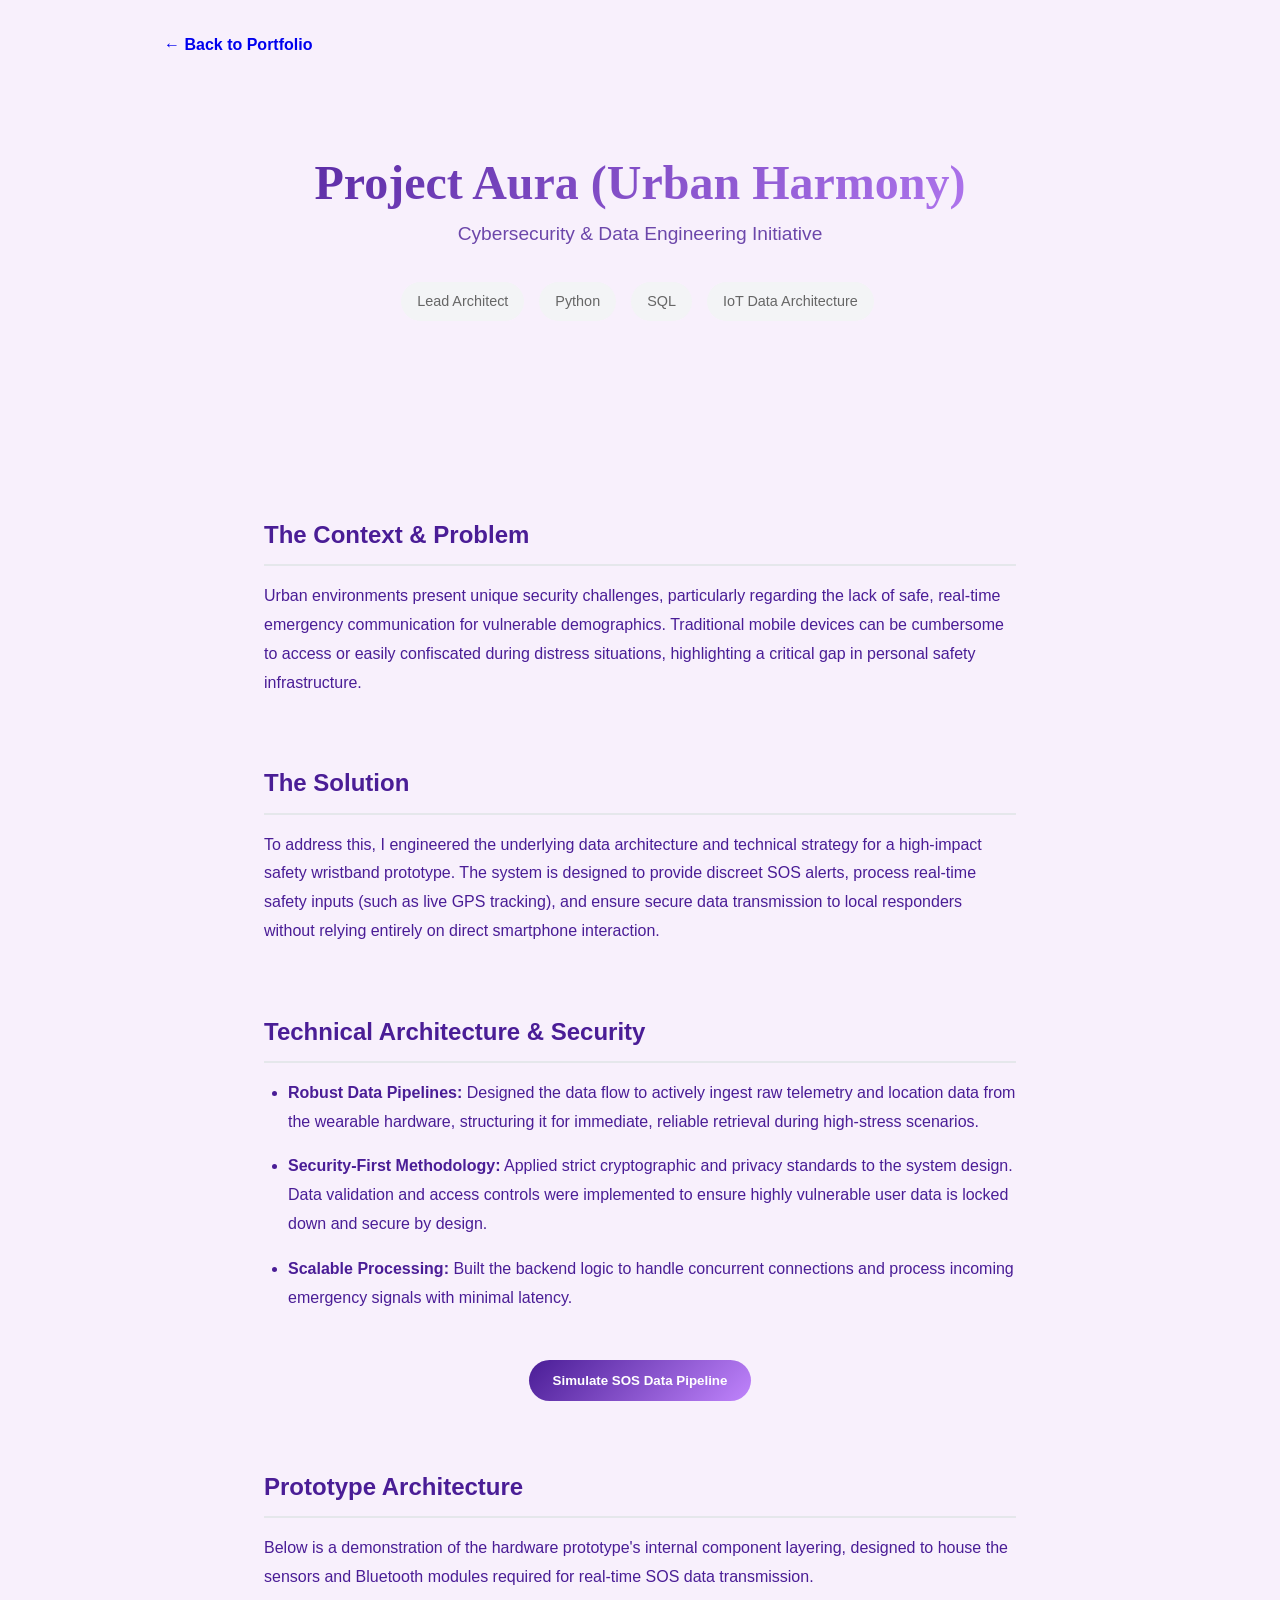
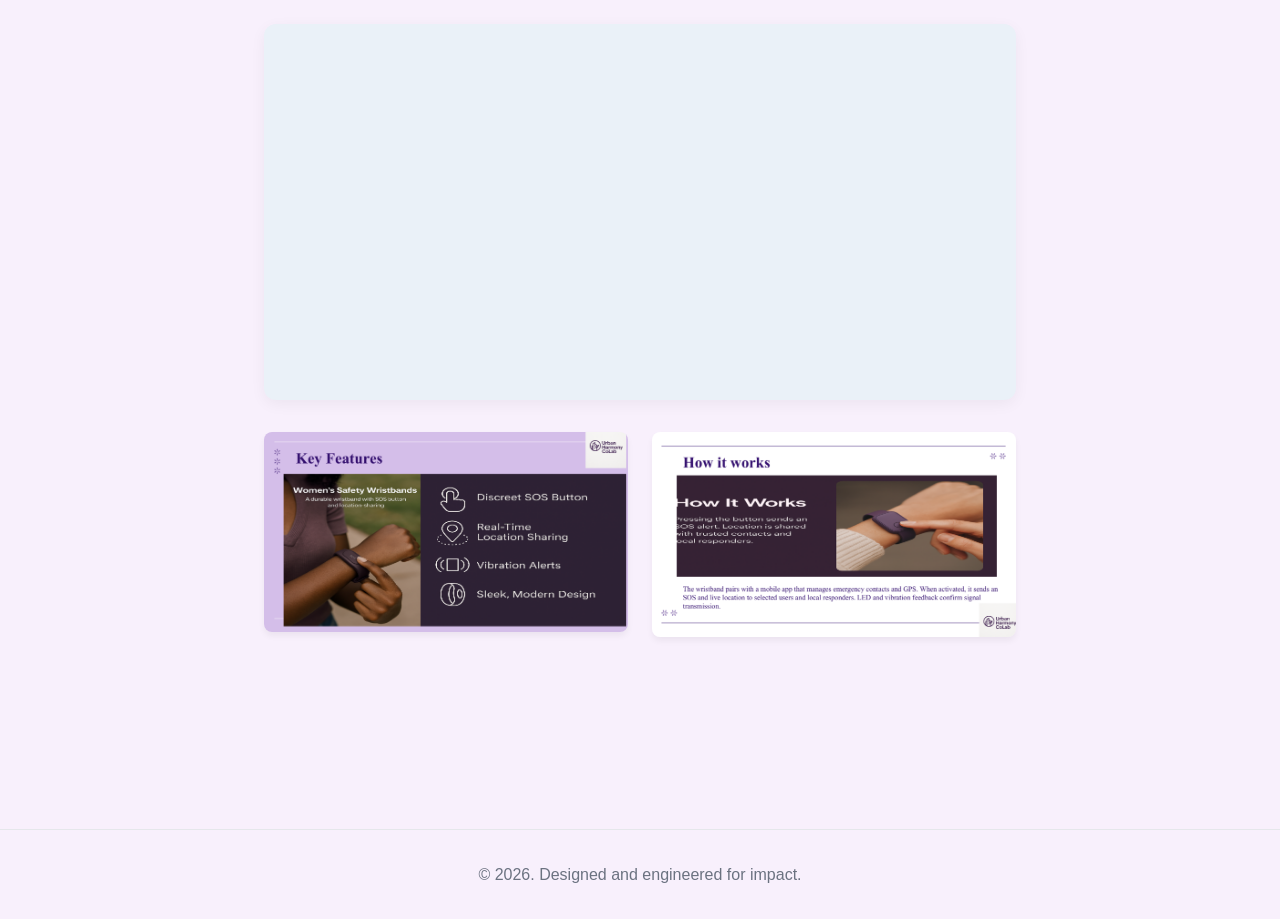
<file: aura-case-study.html>
<!doctype html>
<html lang="en">
  <head>
    <meta charset="UTF-8" />
    <meta name="viewport" content="width=device-width, initial-scale=1.0" />
    <title>Project Aura | Case Study</title>
    <link rel="stylesheet" href="style.css" />
  </head>
  <body>
    <nav class="container" style="padding-top: 2rem; padding-bottom: 2rem">
      <a
        href="index.html"
        class="btn"
        style="text-decoration: none; font-weight: bold"
      >
        &larr; Back to Portfolio
      </a>
    </nav>

    <header class="container" style="text-align: center; margin-bottom: 4rem">
      <h1
        style="
          font-size: 3rem;
          margin-bottom: 0.5rem;
          background: linear-gradient(135deg, #4a1d96 0%, #c084fc 100%);
          -webkit-background-clip: text;
          -webkit-text-fill-color: transparent;
        "
      >
        Project Aura (Urban Harmony)
      </h1>
      <p style="font-size: 1.2rem; color: var(--text-color); opacity: 0.8">
        Cybersecurity & Data Engineering Initiative
      </p>

      <div
        class="mini-tags"
        style="
          display: flex;
          justify-content: center;
          gap: 10px;
          margin-top: 2rem;
        "
      >
        <span
          style="
            padding: 0.5rem 1rem;
            background: #f3f4f6;
            border-radius: 20px;
            font-size: 0.9rem;
          "
          >Lead Architect</span
        >
        <span
          style="
            padding: 0.5rem 1rem;
            background: #f3f4f6;
            border-radius: 20px;
            font-size: 0.9rem;
          "
          >Python</span
        >
        <span
          style="
            padding: 0.5rem 1rem;
            background: #f3f4f6;
            border-radius: 20px;
            font-size: 0.9rem;
          "
          >SQL</span
        >
        <span
          style="
            padding: 0.5rem 1rem;
            background: #f3f4f6;
            border-radius: 20px;
            font-size: 0.9rem;
          "
          >IoT Data Architecture</span
        >
      </div>
    </header>

    <main
      class="container"
      style="max-width: 800px; margin: 0 auto; line-height: 1.8"
    >
      <section class="reveal-hidden" style="margin-bottom: 4rem">
        <h2
          style="
            margin-bottom: 1rem;
            border-bottom: 2px solid #e5e7eb;
            padding-bottom: 0.5rem;
          "
        >
          The Context & Problem
        </h2>
        <p>
          Urban environments present unique security challenges, particularly
          regarding the lack of safe, real-time emergency communication for
          vulnerable demographics. Traditional mobile devices can be cumbersome
          to access or easily confiscated during distress situations,
          highlighting a critical gap in personal safety infrastructure.
        </p>
      </section>

      <section class="reveal-hidden" style="margin-bottom: 4rem">
        <h2
          style="
            margin-bottom: 1rem;
            border-bottom: 2px solid #e5e7eb;
            padding-bottom: 0.5rem;
          "
        >
          The Solution
        </h2>
        <p>
          To address this, I engineered the underlying data architecture and
          technical strategy for a high-impact safety wristband prototype. The
          system is designed to provide discreet SOS alerts, process real-time
          safety inputs (such as live GPS tracking), and ensure secure data
          transmission to local responders without relying entirely on direct
          smartphone interaction.
        </p>
      </section>

      <section class="reveal-hidden" style="margin-bottom: 4rem">
        <h2
          style="
            margin-bottom: 1rem;
            border-bottom: 2px solid #e5e7eb;
            padding-bottom: 0.5rem;
          "
        >
          Technical Architecture & Security
        </h2>
        <ul style="padding-left: 1.5rem">
          <li style="margin-bottom: 1rem">
            <strong>Robust Data Pipelines:</strong> Designed the data flow to
            actively ingest raw telemetry and location data from the wearable
            hardware, structuring it for immediate, reliable retrieval during
            high-stress scenarios.
          </li>
          <li style="margin-bottom: 1rem">
            <strong>Security-First Methodology:</strong> Applied strict
            cryptographic and privacy standards to the system design. Data
            validation and access controls were implemented to ensure highly
            vulnerable user data is locked down and secure by design.
          </li>
          <li>
            <strong>Scalable Processing:</strong> Built the backend logic to
            handle concurrent connections and process incoming emergency signals
            with minimal latency.
          </li>
        </ul>
        <div style="margin-top: 3rem; text-align: center">
          <button id="simulateBtn" class="simulate-btn">
            Simulate SOS Data Pipeline
          </button>
          <div
            id="terminal"
            class="data-terminal"
            style="text-align: left; display: none"
          >
            <div id="terminalOutput"></div>
          </div>
        </div>
      </section>

      <section class="reveal-hidden" style="margin-bottom: 4rem">
        <h2
          style="
            margin-bottom: 1rem;
            border-bottom: 2px solid #e5e7eb;
            padding-bottom: 0.5rem;
          "
        >
          Prototype Architecture
        </h2>
        <p style="margin-bottom: 2rem">
          Below is a demonstration of the hardware prototype's internal
          component layering, designed to house the sensors and Bluetooth
          modules required for real-time SOS data transmission.
        </p>

        <div
          style="
            background: #eaf1f8;
            border-radius: 12px;
            overflow: hidden;
            margin-bottom: 2rem;
            box-shadow: 0 4px 15px rgba(0, 0, 0, 0.05);
          "
        >
          <video
            width="100%"
            autoplay
            loop
            muted
            playsinline
            style="display: block"
          >
            <source src="videos/3D PROTOTYPE.mp4" type="video/mp4" />
            Your browser does not support the video tag.
          </video>
        </div>

        <div
          style="
            display: grid;
            grid-template-columns: repeat(auto-fit, minmax(300px, 1fr));
            gap: 1.5rem;
          "
        >
          <img
            src="Images/aura-slide-1.png"
            alt="Urban Harmony Initiative Features"
            style="
              width: 100%;
              border-radius: 8px;
              box-shadow: 0 4px 6px rgba(0, 0, 0, 0.05);
            "
          />
          <img
            src="Images/aura-slide-2.png"
            alt="Wristband SOS Activation"
            style="
              width: 100%;
              border-radius: 8px;
              box-shadow: 0 4px 6px rgba(0, 0, 0, 0.05);
            "
          />
        </div>
      </section>
    </main>

    <footer
      style="
        text-align: center;
        padding: 2rem;
        margin-top: 4rem;
        border-top: 1px solid #e5e7eb;
        color: #6b7280;
      "
    >
      <p>&copy; 2026. Designed and engineered for impact.</p>
    </footer>
    <script src="script.js"></script>
  </body>
</html>
</file>
<file: style.css>
/* --- VARIABLES --- */
:root {
  --bg-color: #f8f0fc; /* Light Lilac Background */
  --primary: #c084fc; /* Bright Purple */
  --dark: #4a1d96; /* Deep Purple Text */
  --glass: rgba(255, 255, 255, 0.7);
  --glass-border: 1px solid rgba(255, 255, 255, 0.8);
  --shadow: 0 8px 32px rgba(192, 132, 252, 0.15);
}

/* --- RESET --- */
* {
  margin: 0;
  padding: 0;
  box-sizing: border-box;
}

body {
  font-family: "Outfit", sans-serif;
  background: var(--bg-color);
  color: var(--dark);
  overflow-x: hidden;
  line-height: 1.6;
}

/* --- BACKGROUND BLOBS --- */
.blob {
  position: fixed;
  border-radius: 50%;
  filter: blur(80px);
  z-index: -1;
  opacity: 0.6;
}
.blob-1 {
  top: -10%;
  left: -10%;
  width: 50vw;
  height: 50vw;
  background: #e9d5ff;
}
.blob-2 {
  bottom: -10%;
  right: -10%;
  width: 50vw;
  height: 50vw;
  background: #fad0c4;
}

/* --- NAVIGATION --- */
.glass-nav {
  position: fixed;
  top: 20px;
  left: 50%;
  transform: translateX(-50%);
  width: 90%;
  max-width: 900px;
  height: 60px;
  background: rgba(255, 255, 255, 0.85);
  backdrop-filter: blur(10px);
  border-radius: 50px;
  border: var(--glass-border);
  display: flex;
  justify-content: space-between;
  align-items: center;
  padding: 0 1.5rem;
  z-index: 1000;
  box-shadow: 0 4px 10px rgba(0, 0, 0, 0.05);
}

.logo {
  font-family: "Playfair Display", serif;
  font-weight: bold;
  font-size: 1.4rem;
}
.nav-links {
  display: flex;
  gap: 2rem;
}
.nav-links a {
  text-decoration: none;
  color: var(--dark);
  font-weight: 500;
  font-size: 0.95rem;
}
.btn-talk {
  background: var(--dark);
  color: white;
  padding: 0.5rem 1.2rem;
  border-radius: 20px;
  text-decoration: none;
  font-size: 0.9rem;
}

/* --- HERO SECTION --- */
.hero-section {
  min-height: 90vh;
  display: flex;
  align-items: center;
  justify-content: center;
  text-align: center;
  padding-top: 80px;
}

.hero-content {
  max-width: 800px;
  padding: 1rem;
}
.pill {
  background: rgba(255, 255, 255, 0.5);
  padding: 5px 15px;
  border-radius: 20px;
  font-size: 0.9rem;
  border: 1px solid #fff;
  display: inline-block;
  margin-bottom: 1rem;
}
h1 {
  font-family: "Playfair Display", serif;
  font-size: 3.5rem;
  line-height: 1.2;
  margin-bottom: 1.5rem;
}
.gradient-text {
  background: linear-gradient(90deg, #c084fc, #f472b6);
  background-clip: text;
  -webkit-background-clip: text;
  -webkit-text-fill-color: transparent;
  font-style: italic;
  font-weight: 700;
}
.hero-buttons {
  margin-top: 2rem;
  display: flex;
  gap: 1rem;
  justify-content: center;
}

/* --- BUTTONS --- */
.btn-primary {
  background: var(--dark);
  color: white;
  padding: 1rem 2rem;
  border-radius: 30px;
  text-decoration: none;
  font-weight: 600;
  box-shadow: 0 5px 15px rgba(74, 29, 150, 0.2);
  transition: transform 0.2s;
}
.btn-secondary {
  background: white;
  color: var(--dark);
  padding: 1rem 2rem;
  border-radius: 30px;
  text-decoration: none;
  font-weight: 600;
  border: 1px solid #fff;
  transition: transform 0.2s;
}
.btn-primary:hover,
.btn-secondary:hover {
  transform: translateY(-3px);
}

/* --- BENTO GRID LAYOUT --- */
.container {
  max-width: 1000px;
  margin: 0 auto;
  padding: 4rem 1.5rem;
}
.section-title {
  text-align: center;
  font-family: "Playfair Display", serif;
  font-size: 2rem;
  margin-bottom: 2rem;
}

.bento-grid {
  display: grid;
  grid-template-columns: repeat(3, 1fr);
  gap: 1.5rem;
}

.card {
  background: var(--glass);
  backdrop-filter: blur(10px);
  border: var(--glass-border);
  border-radius: 20px;
  padding: 2rem;
  box-shadow: var(--shadow);
}

/* Specific Card Layouts */
.profile-card {
  grid-column: span 1;
  text-align: center;
}
.profile-img {
  width: 180px;
  height: 180px;
  border-radius: 40%;
  object-fit: cover;
  border: 3px solid white;
  margin-bottom: 1rem;
}

.story-card {
  grid-column: span 2;
  display: flex;
  flex-direction: column;
  justify-content: center;
}
.tech-card {
  grid-column: span 1.5;
}

.tags {
  display: flex;
  flex-wrap: wrap;
  gap: 0.5rem;
  margin-top: 1rem;
}
.tags span {
  background: white;
  padding: 5px 10px;
  border-radius: 10px;
  font-size: 0.8rem;
}

html {
  scroll-behavior: smooth;
  scroll-padding-top: 100px;
}

/* --- SERVICES SECTION  --- */
.services-grid {
  display: grid;
  grid-template-columns: repeat(3, 1fr);
  gap: 1.5rem;
  align-items: start;
}

.service-card {
  background: rgba(255, 255, 255, 0.6);
  backdrop-filter: blur(5px);
  border: 1px solid rgba(255, 255, 255, 0.8);
  border-radius: 20px;
  padding: 2rem;
  text-align: center;
  transition: transform 0.3s ease;
  box-shadow: 0 4px 15px rgba(0, 0, 0, 0.05);
}

.service-icon {
  font-size: 2.5rem;
  margin-bottom: 1rem;
  background: white;
  width: 60px;
  height: 60px;
  line-height: 60px;
  border-radius: 50%;
  margin: 0 auto 1rem auto;
  box-shadow: 0 5px 15px rgba(192, 132, 252, 0.2);
}

/* --- TESTIMONIALS SECTION --- */
.testimonial-grid {
  display: grid;
  grid-template-columns: 1fr 1fr;
  gap: 2rem;
  align-items: start;
}

.testimonial-card {
  background: white;
  font-style: italic;
  border-left: 4px solid var(--primary);
  border-radius: 12px;
  padding: 2rem;
  box-shadow: 0 4px 6px rgba(0, 0, 0, 0.05);
}

.client-info {
  margin-top: 1rem;
  display: block;
  font-style: normal;
  font-size: 0.9rem;
}
.client-info span {
  display: block;
  color: var(--primary);
  font-size: 0.8rem;
}

/* --- PROJECTS GRID  --- */
.projects-grid {
  display: grid;
  grid-template-columns: repeat(auto-fit, minmax(280px, 1fr));
  gap: 2rem;
}

.project-card {
  background: white;
  border-radius: 20px;
  overflow: hidden;
  text-decoration: none;
  color: var(--dark);
  box-shadow: var(--shadow);
  transition:
    transform 0.3s ease,
    box-shadow 0.3s ease;
  display: block;
}
.project-card:hover {
  transform: translateY(-5px);
  box-shadow: 0 15px 35px rgba(192, 132, 252, 0.25);
}

.project-image {
  height: 220px;
  width: 100%;
  display: flex;
  justify-content: center;
  align-items: center;
  overflow: hidden;
}

.screenshot {
  width: 85%;
  height: 85%;
  object-fit: cover;
  object-position: top;
  border-radius: 12px;
  box-shadow: 0 5px 15px rgba(0, 0, 0, 0.2);
  transition: transform 0.5s cubic-bezier(0.25, 0.46, 0.45, 0.94);
}

.project-card:hover .screenshot {
  transform: scale(1.05) translateY(-2px);
  box-shadow: 0 10px 25px rgba(0, 0, 0, 0.3);
}

.project-info {
  padding: 1.5rem;
}
.mini-tags span {
  font-size: 0.75rem;
  color: #666;
  background: #f0f0f0;
  padding: 2px 8px;
  border-radius: 5px;
  margin-right: 5px;
}

/* --- FOOTER --- */
footer {
  padding: 4rem 1rem;
  text-align: center;
}
.footer-glass {
  max-width: 600px;
  margin: 0 auto;
  padding: 3rem;
  background: rgba(255, 255, 255, 0.5);
  border-radius: 30px;
}
.big-btn {
  display: inline-block;
  margin: 2rem 0;
}
.socials {
  margin-bottom: 1.5rem;
}
.socials a {
  margin: 0 10px;
  color: var(--dark);
  font-weight: bold;
  text-decoration: none;
}

.footer-credit {
  font-size: 0.85rem;
  color: #888;
  letter-spacing: 0.5px;
}

.footer-credit a {
  color: inherit;
  text-decoration: none;
  font-weight: 600;
  transition: color 0.3s ease;
}

.footer-credit a:hover {
  color: var(--primary); /* Changes to your signature purple on hover */
}

/* --- VIDEO PITCH SECTION --- */
.video-container {
  max-width: 800px;
  margin: 0 auto 4rem auto;
  padding: 1rem;
  display: flex;
  justify-content: center;
  align-items: center;
}

.video-wrapper {
  width: 100%;
  border-radius: 15px;
  overflow: hidden;
  box-shadow: 0 4px 15px rgba(74, 29, 150, 0.15);
  background: black;
}

video {
  width: 100%;
  height: auto;
  display: block;
}

/* --- METRICS SECTION --- */
.metrics-grid {
  display: grid !important;
  grid-template-columns: repeat(4, 1fr) !important;
  gap: 1.5rem;
  margin-top: 2rem;
  width: 100%;
}

.metric-card {
  background: rgba(255, 255, 255, 0.25);
  backdrop-filter: blur(12px);
  -webkit-backdrop-filter: blur(12px);
  border: 1px solid rgba(255, 255, 255, 0.5);
  border-radius: 20px;
  padding: 2rem 1rem;
  text-align: center;
  box-shadow: 0 10px 30px rgba(0, 0, 0, 0.05);
  transition: all 0.4s ease;
  position: relative;
  overflow: hidden;
  display: flex;
  flex-direction: column;
  align-items: center;
  justify-content: center;
}

.metric-card:hover {
  transform: translateY(-10px);
  background: rgba(255, 255, 255, 0.4);
  border-color: #c084fc;
  box-shadow: 0 15px 40px rgba(192, 132, 252, 0.3);
}

.metric-icon {
  font-size: 2.5rem;
  margin-bottom: 0.5rem;
}

.metric-number {
  font-size: 2.5rem;
  font-weight: 800;
  background: linear-gradient(135deg, #4a1d96, #c084fc);
  background-clip: text;
  -webkit-background-clip: text;
  -webkit-text-fill-color: transparent;
  margin-bottom: 0.2rem;
}

.metric-label {
  font-size: 0.8rem;
  font-weight: 600;
  text-transform: uppercase;
  letter-spacing: 1.5px;
  color: #555;
}

/* --- BLOG MODAL (FIXED & RESPONSIVE) --- */
.modal-overlay {
  width: 100% !important;
  height: 100% !important;
  position: fixed !important;
  inset: 0;
  z-index: 10000 !important;
  display: grid !important;
  justify-content: center;
  align-items: center;
  background: rgba(74, 29, 150, 0.25);
  backdrop-filter: blur(8px);
  -webkit-backdrop-filter: blur(6px);
  opacity: 0;
  pointer-events: none;
  transition: opacity 0.3s ease;
}

/* Animation State: Visible (Active) */
.modal-overlay.active {
  opacity: 1;
  pointer-events: auto;
}

.modal-content {
  background: #ffffff;
  width: 90%;
  max-width: 700px;
  max-height: 85vh;
  overflow-y: auto;
  border-radius: 24px;
  margin: auto !important;
  padding: 2.5rem;
  box-shadow: 0 25px 50px -12px rgba(0, 0, 0, 0.25);
  position: relative;

  /* Entry Animation */
  transform: translateY(20px) scale(0.95);
  transition: transform 0.3s cubic-bezier(0.34, 1.56, 0.64, 1);
}

.modal-overlay.active .modal-content {
  transform: translateY(0) scale(1);
}

/* --- MODAL TYPOGRAPHY --- */
#modal-title {
  font-family: "Playfair Display", serif;
  font-size: 1.8rem;
  color: var(--dark);
  margin-top: 0;
  line-height: 1.3;
}

#modal-date {
  display: inline-block;
  font-size: 0.85rem;
  font-weight: 600;
  color: #888;
  margin-bottom: 1.5rem;
  text-transform: uppercase;
  letter-spacing: 1px;
  border-left: 3px solid var(--primary);
  padding-left: 10px;
}

#modal-body {
  font-size: 1rem;
  line-height: 1.8;
  color: #4a4a4a;
}

#modal-body p {
  margin-bottom: 1rem;
}

/* Close Button (The 'X') */
.close-modal {
  position: absolute;
  top: 20px;
  right: 25px;
  font-size: 2rem;
  color: #ccc;
  cursor: pointer;
  transition:
    color 0.2s ease,
    transform 0.2s ease;
  line-height: 1;
}

.close-modal:hover {
  color: var(--dark);
  transform: rotate(90deg);
}

/* --- PREMIUM "READ STORY" LINK --- */
.read-link {
  display: inline-flex;
  align-items: center;
  margin-top: 1rem;

  /* Typography */
  text-decoration: none;
  font-family: "Outfit", sans-serif;
  font-weight: 700;
  font-size: 0.85rem;
  color: var(--dark);
  text-transform: uppercase;
  letter-spacing: 1px;

  position: relative;
  transition: color 0.3s ease;
}

/* The Arrow Animation */
.read-link::after {
  content: "→";
  font-size: 1.2rem;
  margin-left: 8px;
  transition: transform 0.3s ease;
  display: inline-block;
}

.read-link:hover {
  color: var(--primary);
}

.read-link:hover::after {
  transform: translateX(6px);
}

/* --- MOBILE TWEAKS --- */
@media (max-width: 600px) {
  .modal-content {
    padding: 1.5rem;
    width: 95%;
  }
  #modal-title {
    font-size: 1.5rem;
  }
}

/* RESPONSIVE: Metrics 2x2 on tablet & mobile */
@media (max-width: 900px) {
  .metrics-grid {
    grid-template-columns: repeat(2, 1fr) !important;
  }
}

/* --- MOBILE MENU SYSTEM --- */

.hamburger {
  display: none;
  cursor: pointer;
  flex-direction: column;
  gap: 6px;
  z-index: 2001;
}

.hamburger .bar {
  display: block;
  width: 25px;
  height: 3px;
  background-color: var(--dark);
  border-radius: 3px;
  transition: all 0.3s ease;
}

.mobile-menu {
  position: fixed;
  top: 0;
  left: 0;
  width: 100%;
  height: auto;
  max-height: 100vh;
  background: rgba(255, 255, 255, 0.97);
  backdrop-filter: blur(15px);
  -webkit-backdrop-filter: blur(15px);
  z-index: 2000;

  display: flex;
  flex-direction: column;
  align-items: center;
  gap: 0.8rem;
  padding-top: 4rem;
  padding-bottom: 1.5rem;

  overflow-y: auto;

  /* Slide Animation Setup */
  transform: translateY(-100%);
  transition: transform 0.4s cubic-bezier(0.4, 0, 0.2, 1);
  border-bottom-left-radius: 20px;
  border-bottom-right-radius: 20px;
  box-shadow: 0 10px 30px rgba(0, 0, 0, 0.1);
}

/* Active State: Menu Slides Down */
.mobile-menu.active {
  transform: translateY(0);
}

/* Links inside the menu */
.mobile-link {
  font-family: "Outfit", sans-serif;
  font-size: 1.1rem;
  font-weight: 600;
  color: var(--dark);
  text-decoration: none;
  transition: color 0.3s, background 0.3s;
  padding: 0.6rem 2rem;
  border-radius: 12px;
  width: 80%;
  text-align: center;
}

.mobile-link:hover {
  color: var(--primary);
  background: rgba(192, 132, 252, 0.08);
}

/* --- HAMBURGER ANIMATION (Turns into X) --- */
.hamburger.active .bar:nth-child(1) {
  transform: translateY(9px) rotate(45deg);
}

.hamburger.active .bar:nth-child(2) {
  opacity: 0;
}

.hamburger.active .bar:nth-child(3) {
  transform: translateY(-9px) rotate(-45deg);
}

/* Scroll Reveal Classes */
.reveal-hidden {
  opacity: 0;
  transform: translateY(40px);
  transition:
    opacity 0.8s ease-out,
    transform 0.8s ease-out;
}

.reveal-visible {
  opacity: 1;
  transform: translateY(0);
}

/* Data Terminal Styles */
.data-terminal {
  background: #0d1117;
  color: #00ff00;
  font-family: "Courier New", Courier, monospace;
  padding: 1.5rem;
  border-radius: 8px;
  height: 200px;
  overflow-y: hidden;
  font-size: 0.85rem;
  box-shadow: inset 0 0 10px rgba(0, 0, 0, 0.8);
  margin-top: 1rem;
}

.simulate-btn {
  background: linear-gradient(135deg, #4a1d96 0%, #c084fc 100%);
  color: white;
  border: none;
  padding: 0.8rem 1.5rem;
  border-radius: 25px;
  cursor: pointer;
  font-weight: bold;
  transition: transform 0.2s ease;
}

.simulate-btn:hover {
  transform: scale(1.05);
}

/* --- CERTIFICATIONS SECTION --- */
.cert-grid {
  display: grid;
  grid-template-columns: repeat(auto-fit, minmax(300px, 1fr));
  gap: 2rem;
}

.cert-card {
  padding: 0 !important;
  overflow: hidden;
  display: flex;
  flex-direction: column;
}

.cert-image-container {
  position: relative;
  width: 100%;
  height: 200px;
  background: #f0f0f0;
  border-bottom: 1px solid rgba(192, 132, 252, 0.1);
}

.cert-preview {
  width: 100%;
  height: 100%;
  object-fit: cover;
  object-position: top;
  transition: transform 0.5s ease;
}

.cert-overlay {
  position: absolute;
  inset: 0;
  background: rgba(74, 29, 150, 0.6);
  display: flex;
  justify-content: center;
  align-items: center;
  opacity: 0;
  transition: opacity 0.3s ease;
  backdrop-filter: blur(4px);
}

.cert-card:hover .cert-overlay {
  opacity: 1;
}

.cert-card:hover .cert-preview {
  transform: scale(1.05);
}

.view-cert-btn {
  background: white;
  color: var(--dark);
  padding: 0.6rem 1.2rem;
  border-radius: 20px;
  text-decoration: none;
  font-weight: 700;
  font-size: 0.85rem;
  box-shadow: 0 4px 15px rgba(0, 0, 0, 0.2);
}

.cert-info {
  padding: 1.5rem;
}

/* --- RESPONSIVE MOBILE  --- */
@media (max-width: 768px) {
  .glass-nav {
    width: 95%;
    padding: 0 1rem;
    height: 50px;
    top: 12px;
  }
  .logo {
    font-size: 1.2rem;
  }
  .nav-links {
    display: none;
  }
  h1 {
    font-size: 2rem;
  }

  .container {
    padding: 2.5rem 1rem;
  }

  .section-title {
    font-size: 1.6rem;
    margin-bottom: 1.2rem;
  }

  /* --- ABOUT SECTION: compact mobile bento --- */
  .bento-grid {
    display: grid;
    grid-template-columns: 1fr 1fr;
    gap: 0.8rem;
  }

  .profile-card {
    grid-column: span 2;
    display: flex;
    flex-direction: row;
    align-items: center;
    text-align: left;
    gap: 0.8rem;
    padding: 1rem;
  }
  .profile-img {
    width: 70px;
    height: 70px;
    border-radius: 50%;
    margin-bottom: 0;
    border-width: 2px;
    flex-shrink: 0;
  }
  .profile-card h3 {
    font-size: 0.95rem;
    margin-bottom: 0.1rem;
  }
  .profile-card p {
    font-size: 0.75rem;
  }

  .story-card {
    grid-column: span 2;
    padding: 1rem;
  }
  .story-card h3 {
    font-size: 1rem;
    margin-bottom: 0.4rem;
  }
  .story-card p {
    font-size: 0.75rem;
    line-height: 1.5;
  }

  .tech-card {
    grid-column: span 1;
    padding: 0.8rem;
  }
  .tech-card h4 {
    font-size: 0.8rem;
    margin-bottom: 0.3rem;
  }
  .tags {
    gap: 0.3rem;
    margin-top: 0.5rem;
  }
  .tags span {
    font-size: 0.6rem;
    padding: 3px 7px;
    border-radius: 6px;
  }

  .card {
    padding: 1.2rem;
    border-radius: 16px;
  }

  .hero-section {
    min-height: 75vh;
    padding-top: 70px;
  }

  .hero-buttons {
    flex-direction: row;
    gap: 0.6rem;
  }
  .btn-primary,
  .btn-secondary {
    padding: 0.7rem 1.2rem;
    font-size: 0.85rem;
    border-radius: 25px;
  }

  /* --- METRICS: 2 per row --- */
  .metrics-grid {
    grid-template-columns: repeat(2, 1fr) !important;
    gap: 0.8rem;
  }
  .metric-card {
    padding: 1.2rem 0.8rem;
    border-radius: 14px;
  }
  .metric-number {
    font-size: 1.8rem;
  }
  .metric-icon {
    font-size: 1.8rem;
  }
  .metric-label {
    font-size: 0.65rem;
    letter-spacing: 1px;
  }

  /* --- SERVICES: All 3 on 1 row --- */
  .services-grid {
    grid-template-columns: repeat(3, 1fr);
    gap: 0.6rem;
  }
  .service-card {
    padding: 1rem 0.6rem;
    border-radius: 14px;
  }
  .service-icon {
    font-size: 1.8rem;
    width: 40px;
    height: 40px;
    line-height: 40px;
  }
  .service-card h3 {
    font-size: 0.75rem;
    margin-bottom: 0.3rem;
  }
  .service-card p {
    font-size: 0.65rem;
    line-height: 1.4;
  }

  /* --- PROJECTS: 2 per row --- */
  .projects-grid {
    grid-template-columns: repeat(2, 1fr) !important;
    gap: 0.8rem;
  }
  .project-image {
    height: 120px;
  }
  .project-info {
    padding: 0.8rem;
  }
  .project-info h3 {
    font-size: 0.85rem;
    margin-bottom: 0.3rem;
  }
  .project-info p {
    font-size: 0.65rem;
    line-height: 1.4;
    display: -webkit-box;
    -webkit-line-clamp: 3;
    -webkit-box-orient: vertical;
    overflow: hidden;
  }
  .mini-tags span {
    font-size: 0.6rem;
    padding: 1px 5px;
  }

  /* --- CERTIFICATIONS: 2 per row --- */
  .cert-grid {
    grid-template-columns: repeat(2, 1fr) !important;
    gap: 0.8rem;
  }
  .cert-image-container {
    height: 110px;
  }
  .cert-info {
    padding: 0.8rem;
  }
  .cert-info h3 {
    font-size: 0.8rem;
  }
  .cert-info p {
    font-size: 0.65rem;
    line-height: 1.3;
  }
  .cert-issuer {
    font-size: 0.6rem;
  }
  .cert-date {
    font-size: 0.6rem;
  }

  /* --- TESTIMONIALS: 2 per row --- */
  .testimonial-grid {
    grid-template-columns: repeat(2, 1fr);
    gap: 0.8rem;
  }
  .testimonial-card {
    padding: 1rem;
    border-radius: 10px;
  }
  .testimonial-card p {
    font-size: 0.75rem;
    line-height: 1.5;
  }
  .client-info {
    font-size: 0.7rem;
  }
  .client-info span {
    font-size: 0.6rem;
  }

  /* --- BLOG CARDS: 2 per row --- */
  .blog-card {
    padding: 1rem;
  }
  .blog-card h3 {
    font-size: 0.85rem;
  }
  .blog-card p {
    font-size: 0.7rem;
    line-height: 1.4;
  }
  .blog-card .date {
    font-size: 0.6rem;
  }
  .read-link {
    font-size: 0.7rem;
  }

  .hamburger {
    display: flex;
  }
  .nav-links {
    display: none;
  }

  .glass-nav .btn-talk {
    display: none;
  }

  .hero-content h1 {
    font-size: 2rem;
    line-height: 1.15;
  }

  .hero-content p {
    font-size: 0.9rem;
    padding: 0 8px;
  }


  /* --- FOOTER: compact mobile --- */
  footer {
    padding: 2rem 0.8rem;
  }
  .footer-glass {
    padding: 1.5rem 1.2rem;
    border-radius: 18px;
    max-width: 100%;
  }
  footer h2 {
    font-size: 1.15rem;
    line-height: 1.3;
    margin-bottom: 0.3rem;
  }
  footer > .footer-glass > p {
    font-size: 0.8rem;
  }
  .big-btn {
    display: block;
    margin: 0.6rem auto;
    padding: 0.65rem 1.2rem;
    font-size: 0.8rem;
    width: 85%;
    text-align: center;
    border-radius: 22px;
  }
  .socials {
    margin-bottom: 1rem;
    margin-top: 0.5rem;
    display: flex;
    justify-content: center;
    gap: 0.8rem;
  }
  .socials a {
    font-size: 0.8rem;
    margin: 0;
    padding: 0.4rem 1rem;
    background: rgba(192, 132, 252, 0.08);
    border-radius: 20px;
    transition: background 0.3s;
  }
  .socials a:hover {
    background: rgba(192, 132, 252, 0.18);
  }
  .footer-credit {
    font-size: 0.7rem;
    margin-top: 0.5rem;
  }

  /* --- MOBILE NAV: close button --- */
  .mobile-close {
    font-size: 1.8rem;
    position: absolute;
    top: 12px;
    right: 20px;
  }
}

@media (max-width: 480px) {
  .section-title {
    font-size: 1.4rem;
  }

  .hero-content h1 {
    font-size: 1.7rem;
  }

  /* Even tighter on very small screens */
  .services-grid {
    gap: 0.5rem;
  }
  .service-card h3 {
    font-size: 0.7rem;
  }
  .service-card p {
    display: none; /* Hide descriptions on very small screens to keep row clean */
  }
}

@media (hover: none) {
  .cert-overlay {
    opacity: 1;
    background: rgba(74, 29, 150, 0.4);
  }

  .cert-preview {
    transform: none !important;
  }
}
</file>
